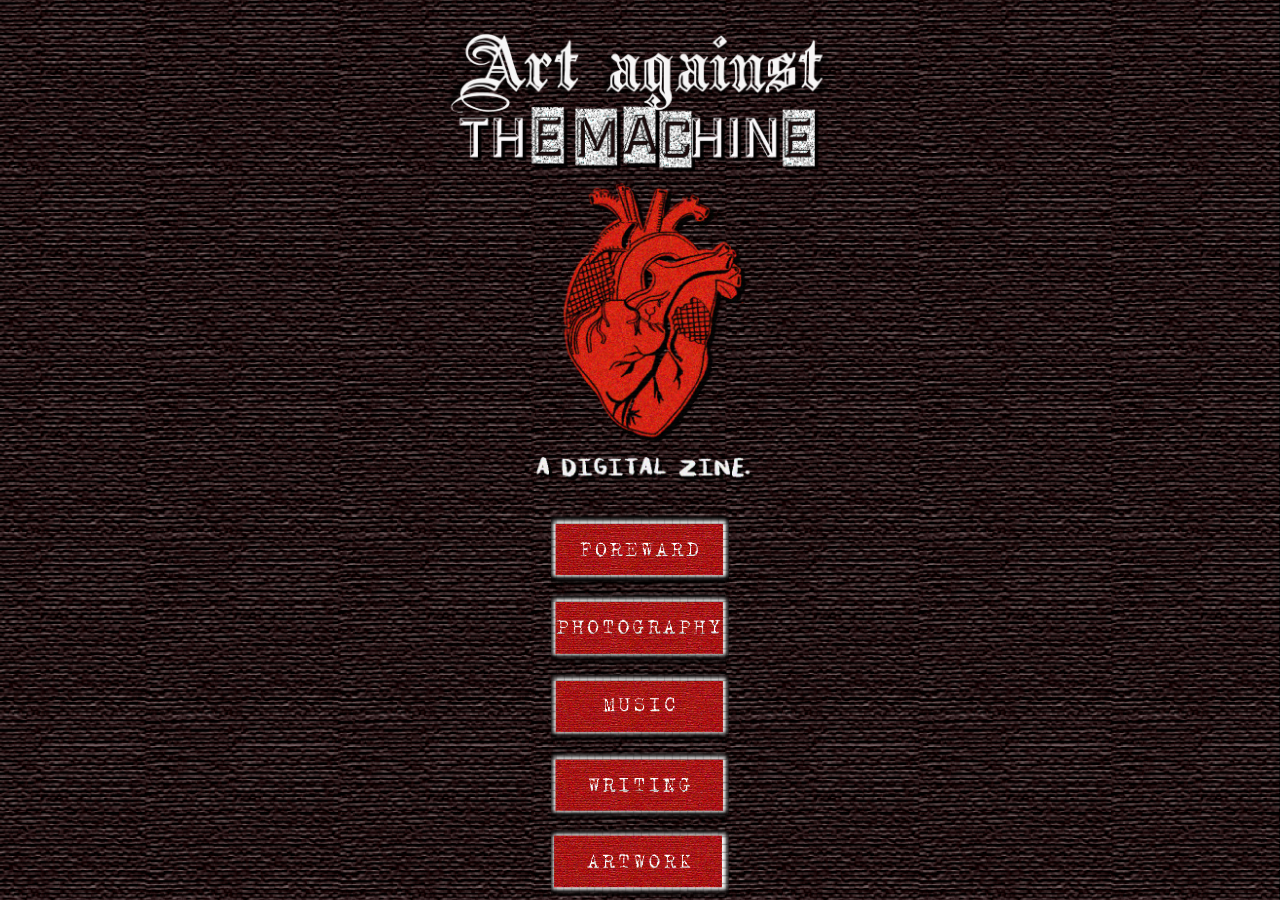
<file: index.html>
<!DOCTYPE html>
<html lang="en">
<head>
	<!-- Metadata -->
	<meta charset="utf-8">
	<meta name="viewport" content="width=device-width, initial-scale=1.0">
	<title>ART AGAINST THE MACHINE</title>
	<link rel="stylesheet" href="css/style.css?v=3">
</head>

<body class="title_page">
	<!-- Main scaling area -->
	<div class="page_container">

		<!-- Logo section -->
		<div class="logo_container">
			<img src="images/AATMHTML3.png" alt="ART AGAINST THE MACHINE Logo" class="AATM_logo">
		</div>

		<!-- Navigation menu -->
		<nav class="nav_menu">
			<!-- Foreword button -->
			<a href="foreword.html" class="nav_btn">
				<img src="images/P1BUTTON_FORWARD.png" alt="Foreword">
			</a>

			<!-- Photography button -->
			<a href="photography.html" class="nav_btn">
				<img src="images/P1BUTTONPHOTOGRAPHY.png" alt="Photography">
			</a>

			<!-- Music button -->
			<a href="music.html" class="nav_btn">
				<img src="images/P1BUTTON-MUSIC.png" alt="Music">
			</a>

			<!-- Writing button -->
			<a href="writing.html" class="nav_btn">
				<img src="images/P1BUTTON-WRITING.png" alt="Writing">
			</a>

			<!-- Art button -->
			<a href="art.html" class="nav_btn">
				<img src="images/P1BUTTON-ART.png" alt="Art">
			</a>
		</nav>

	</div>
</body>
</html>
</file>
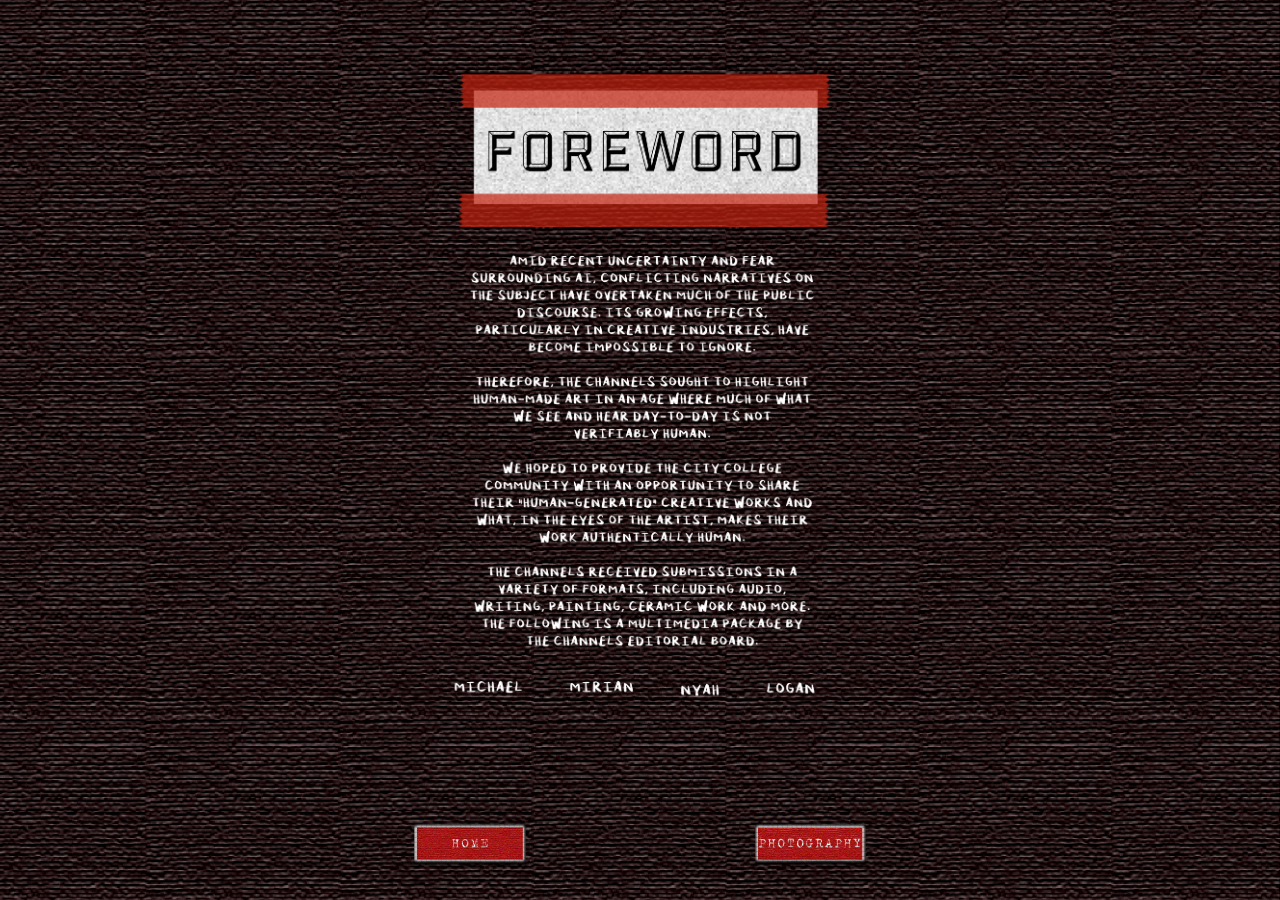
<file: foreword.html>
<!DOCTYPE html>
<html lang="en">
<head>
    <meta charset="UTF-8">
    <meta name="viewport" content="width=device-width, initial-scale=1.0">
    <title>Foreword — ART AGAINST THE MACHINE</title>
    <link rel="stylesheet" href="css/foreword_style.css?">
</head>
<body class="foreword_page">

    <!--1500 X 1000 -->
    <div class="page_container">
        
        <!-- Text and graphic 75% of page -->
        <div class="foreword_content">
            <img src="images/P2FOREWARD.png" alt="Foreword Text" class="foreword_img">
        </div>

        <!-- navigation -->
        <nav class="corner_nav">
            <a href="index.html" class="nav_btn btn_left" aria-label="Go to Index page">
                <img src="images/home_button.png" alt="Index">
            </a>
            <a href="photography.html" class="nav_btn btn_right" aria-label="Go to Photography page">
                <img src="images/P1BUTTONPHOTOGRAPHY.png" alt="Photography">
            </a>
        </nav>

    </div>

</body>
</html>
</file>
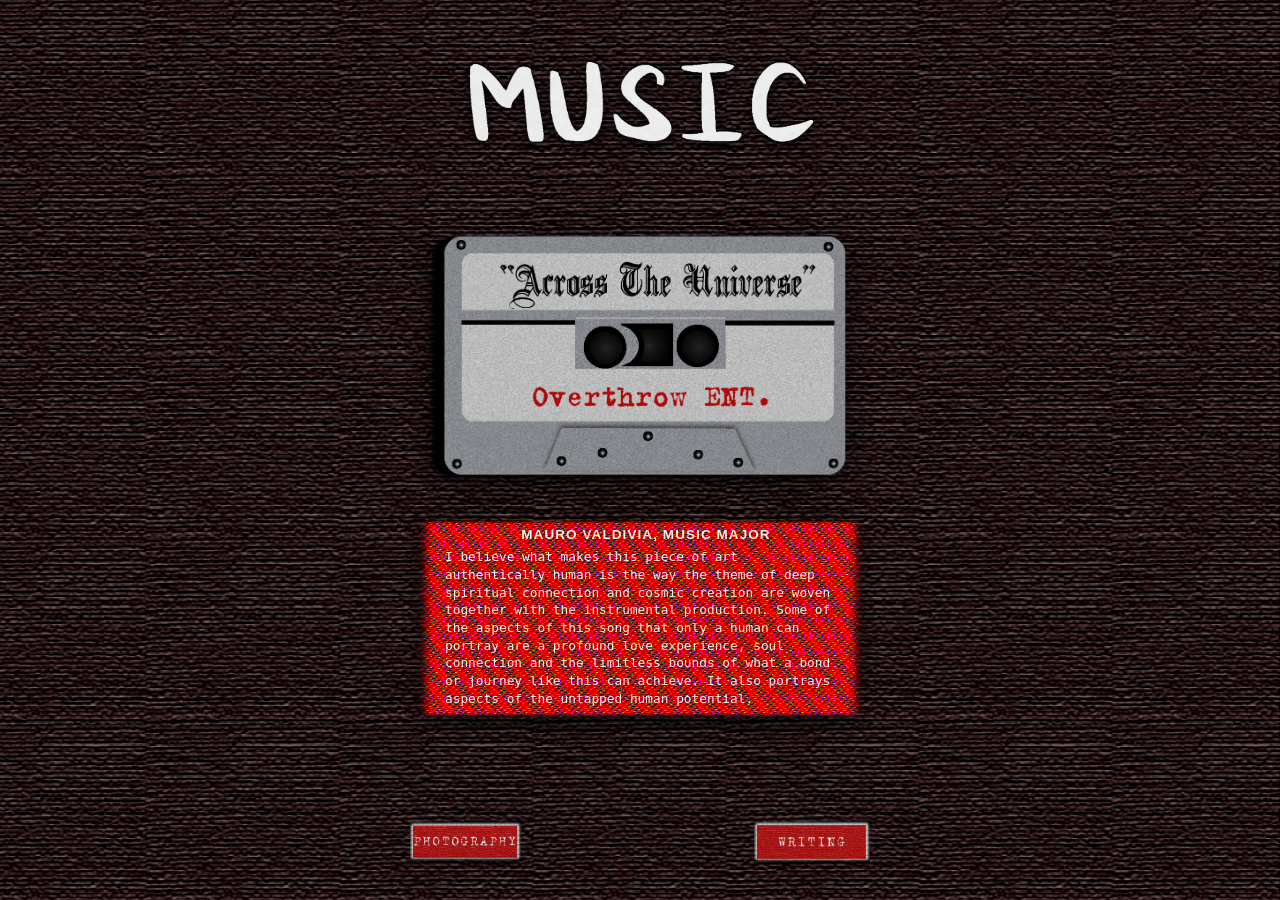
<file: music.html>
<!DOCTYPE html>
<html lang="en">
<head>
    <meta charset="UTF-8">
    <meta name="viewport" content="width=device-width, initial-scale=1.0">
    <title>Music — ART AGAINST THE MACHINE</title>
    <link rel="stylesheet" href="css/music_style.css">
</head>
<body class="music_page">

    <!-- 2:3 Main Artboard Frame -->
    <div class="page_container">

        <!-- =================================================================
             1. TOP "MUSIC" TITLE PNG HEADER
             ================================================================= -->
        <header class="music_header">
            <img src="images/music_title.png" alt="MUSIC" class="music_title_img">
        </header>

        <!-- =================================================================
             2. TRACK LIST AREA (Your PNG is the entire full-width button)
             ================================================================= -->
        <main class="music_feed">

            <!-- Track 1: Whole Button PNG Opens YouTube Link -->
            <a href="https://open.spotify.com/album/5q8dbnQLIz8F9cDfQxb7F6?si=jrkogZq_ScGhJVWoxB8D6A&nd=1&dlsi=ad4c0e278f6e4411"
               target="_blank"
               rel="noopener noreferrer"
               class="track_btn"
               aria-label="Play Track on YouTube">
                <img src="images/music_button.png" alt="Play Track" class="track_btn_img">
            </a>

            <!-- TEMPLATE FOR MORE TRACK BUTTONS (Copy & paste below to add more) -->
            <!--
            <a href="https://www.youtube.com/watch?v=VIDEO_ID"
               target="_blank"
               rel="noopener noreferrer"
               class="track_btn"
               aria-label="Play Track 2 on YouTube">
                <img src="images/play_button_2.png" alt="Play Track 2" class="track_btn_img">
            </a>
            -->
 <section class="red_blurb_box">
                <img src="images/redblurbframe.png" alt="" class="blurb_bg_png">
                <div class="blurb_content">
                    <h2 class="blurb_heading">MAURO VALDIVIA, Music Major</h2>
                    <div class="blurb_text">
                        <p>I believe what makes this piece of art authentically human is the way the theme of deep spiritual connection and cosmic creation are woven together with the instrumental production. Some of the aspects of this song that only a human can portray are a profound love experience, soul connection and the limitless bounds of what a bond or journey like this can achieve. It also portrays aspects of the untapped human potential.</p>
                    </div>
                </div>
            </section>
            
        </main>

        <!-- =================================================================
             3. BOTTOM CORNER NAVIGATION BUTTONS (PHOTOGRAPHY & WRITING)
             ================================================================= -->
        <nav class="corner_nav">
            <a href="photography.html" class="nav_btn btn_left" aria-label="Go to Photography page">
                <img src="images/P1BUTTONPHOTOGRAPHY.png" alt="Photography">
            </a>

            <a href="writing.html" class="nav_btn btn_right" aria-label="Go to Writing page">
                <img src="images/P1BUTTON-WRITING.png" alt="Writing">
            </a>
        </nav>

    </div>

</body>
</html>
</file>
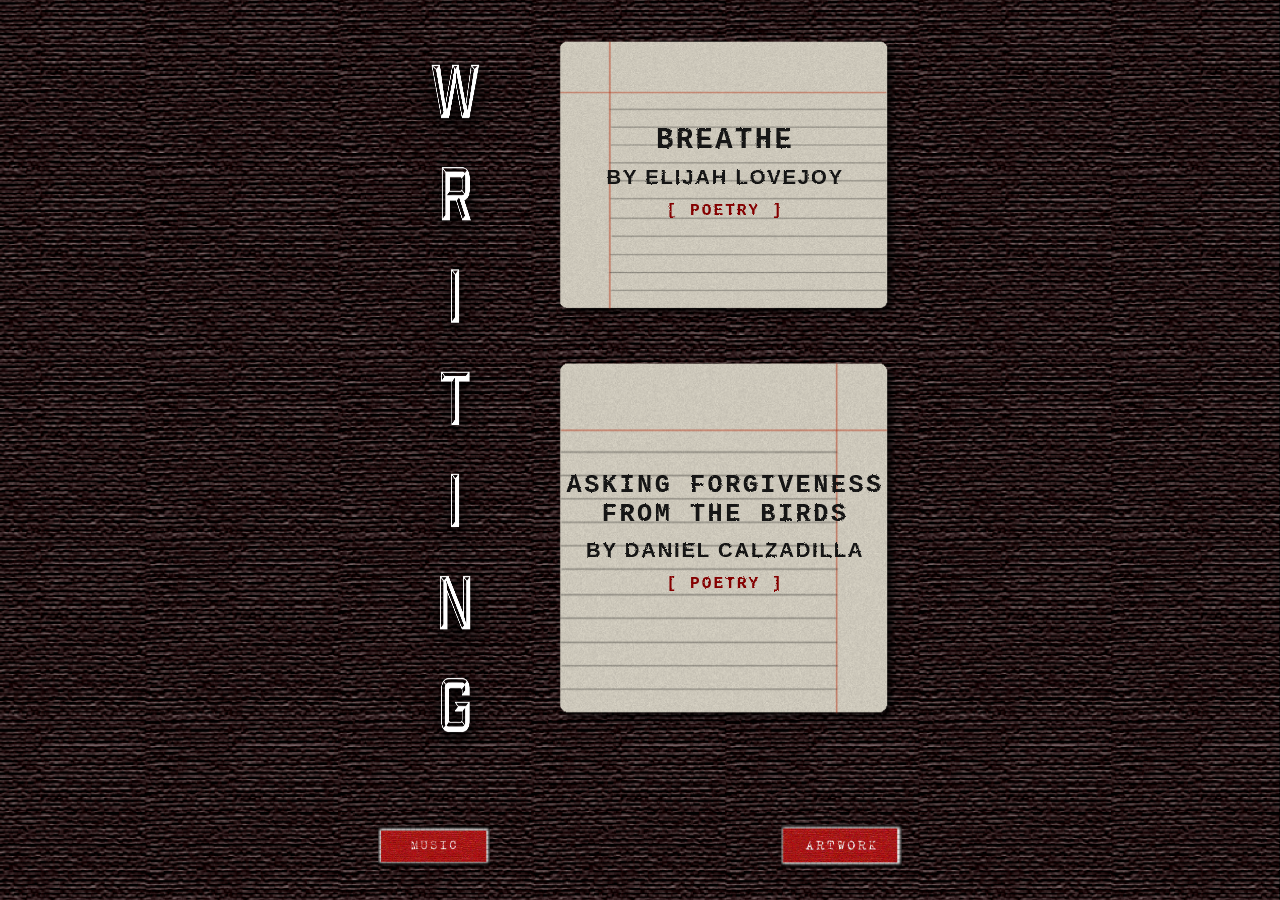
<file: writing.html>
<!DOCTYPE html>
<html lang="en">
<head>
    <meta charset="UTF-8">
    <meta name="viewport" content="width=device-width, initial-scale=1.0">
    <title>Writing — ART AGAINST THE MACHINE</title>
    <link rel="stylesheet" href="css/writing_style.css">
</head>
<body class="writing_page">

    <!-- Hidden SVG Filter for Distressed Zine Ink Texture -->
    <svg width="0" height="0" style="position: absolute; pointer-events: none;" aria-hidden="true">
        <filter id="zine_ink_texture">
            <feturbulence type="fractalNoise" baseFrequency="0.65" numOctaves="3" result="noise" />
            <fedisplacementmap in="SourceGraphic" in2="noise" scale="2.2" xChannelSelector="R" yChannelSelector="G" />
        </filter>
    </svg>

    <!-- 2:3 Main Artboard Frame -->
    <div class="page_container">
        
        <!-- Upper Main Area: Left Vertical Title + Scrollable Story Boxes -->
        <main class="writing_main">
            
            <!-- Left Side: Vertical "WRITING" PNG -->
            <div class="vertical_title_col">
                <img src="images/Writing_verticle.png" alt="WRITING" class="vertical_writing_img">
            </div>

            <!-- Right Side: Scrollable Story Rectangle PNGs (Shows 2 on screen, alternates automatically) -->
            <div class="stories_col">
                
                <!-- Story 1 (Odd -> Automatically uses storyframe1.png) -->
                <button type="button" class="story_card" onclick="openStory('story1')" aria-label="Read Breathe">
                    <img src="images/storyframe1.png" alt="" class="frame_odd">
                    <img src="images/storyframe2.png" alt="" class="frame_even">
                    <div class="story_info">
                        <span class="story_title">Breathe</span>
                        <span class="story_author">BY ELIJAH LOVEJOY</span>
                        <span class="story_genre">[ POETRY ]</span>
                    </div>
                </button>

                <!-- Story 2 (Even -> Automatically uses storyframe2.png) -->
                <button type="button" class="story_card" onclick="openStory('story2')" aria-label="Read Asking forgiveness from the birds">
                    <img src="images/storyframe1.png" alt="" class="frame_odd">
                    <img src="images/storyframe2.png" alt="" class="frame_even">
                    <div class="story_info">
                        <span class="story_title">Asking forgiveness from the birds</span>
                        <span class="story_author">BY DANIEL CALZADILLA</span>
                        <span class="story_genre">[ POETRY ]</span>
                    </div>
                </button>
				
                <button type="button" class="story_card" onclick="openStory('story3')" aria-label="Read Story Three">
                    <img src="images/storyframe1.png" alt="" class="frame_odd">
                    <img src="images/storyframe2.png" alt="" class="frame_even">
                    <div class="story_info">
                        <span class="story_title">I am a Weird Girl</span>
                        <span class="story_author">BY Moe Frank</span>
                        <span class="story_genre">[ SHORT STORY ]</span>
                    </div>
                </button>
				
                <button type="button" class="story_card" onclick="openStory('story4')" aria-label="Read Story Four">
                    <img src="images/storyframe1.png" alt="" class="frame_odd">
                    <img src="images/storyframe2.png" alt="" class="frame_even">
                    <div class="story_info">
                        <span class="story_title">ALL YOU GOOD PEOPLE</span>
                        <span class="story_author">By Juno Farshchi</span>
                        <span class="story_genre">[ POETRY ]</span>
                    </div>
                </button>
              
                <button type="button" class="story_card" onclick="openStory('story5')" aria-label="Read Story Three">
                    <img src="images/storyframe1.png" alt="" class="frame_odd">
                    <img src="images/storyframe2.png" alt="" class="frame_even">
                    <div class="story_info">
                        <span class="story_title">The Ashes of Victory</span>
                        <span class="story_author">BY Thomas Ballew</span>
                        <span class="story_genre">[ Poetry ]</span>
                    </div>
                </button>
				
			<a href="https://www.thechannels.org/wp-content/uploads/2026/11/RescueFairiesAATM-1.pdf" target="_blank" rel="noopener noreferrer" class="story_card" aria-label="Read Rescue Fairies">
    <img src="images/storyframe1.png" alt="" class="frame_odd">
    <img src="images/storyframe2.png" alt="" class="frame_even">
    <div class="story_info">
        <span class="story_title">Rescue Fairies</span>
        <span class="story_author">By Christina M Pages</span>
        <span class="story_genre">[ ILLUSTRATED STORY ]</span>
    </div>
</a>
                   <!-- TEMPLATE FOR STORY 3+ (Copy & paste this block to add more stories)
                <button type="button" class="story_card" onclick="openStory('story3')" aria-label="Read Story Three">
                    <img src="images/storyframe1.png" alt="" class="frame_odd">
                    <img src="images/storyframe2.png" alt="" class="frame_even">
                    <div class="story_info">
                        <span class="story_title">Story Title Three</span>
                        <span class="story_author">BY AUTHOR NAME</span>
                        <span class="story_genre">[ GENRE ]</span>
                    </div>
                </button>
                -->

            </div>

        </main>

        <!-- Bottom Corner Navigation Controls -->
        <nav class="corner_nav">
            <!-- Left Corner: Red Arrow Music Button -->
            <a href="music.html" class="nav_btn btn_left" aria-label="Go to Music page">
                <img src="images/P1BUTTON-MUSIC.png" alt="Music">
            </a>

            <!-- Right Corner: Red Arrow Art Button -->
            <a href="art.html" class="nav_btn btn_right" aria-label="Go to Art page">
                <img src="images/P1BUTTON-ART.png" alt="Art">
            </a>
        </nav>

        <!-- =================================================================
             EXPANDABLE STORY READER OVERLAY (Opens when a rectangle is clicked)
             ================================================================= -->
        <div id="story_modal" class="story_modal" aria-hidden="true">
            <img src="images/storyframe1.png" alt="" class="modal_bg_png">

            <div class="modal_header">
                <button type="button" class="close_btn" onclick="closeStory()" aria-label="Close Story">
                    <img src="images/close_btn.png" alt="Close">
                </button>
            </div>

            <div class="modal_body">

                <!-- Story 1 Full Text (Poem) -->
                <article id="story1" class="full_story">
                    <h2>Breathe, a poem for the overwhelmed</h2>
                    <p class="author">By Elijah Lovejoy, student</p>
                    <p>Just one breath
Make it count
Just a little longer

One more breath
Just enough
To swim a little higher

Just ahead
Another breath
Another gasp of life

Don’t look down
Ignore the dark
That follows close behind

Another breath
Just one more
I can see the light ahead

Just one breath
One more gasp
to prove I’m not drowned yet

The surface calls
So close at hand
I can almost reach it

The water drags
Pulling me down
If I stop even a minute

So one more breath
One more stroke
Just keep moving forward

Just one breath
Just the one
Just keep moving upward.</p>
<p class="author"><em>This was written to encompass the dichotomy between strife and resilience, pain and hope. only a being fully capable of emotion and reason can really hold onto those concepts in full.</em></p>
                </article>

                <!-- Story 2 Full Text (Poem) -->
                <article id="story2" class="full_story poem">
                    <h2>Asking forgiveness from the birds</h2>
                    <p class="author">By Daniel Calzadilla, Psychology Major</p>
					<div class="birdphoto">
						<img src="images/IMG_3317 - Alejandro Calzadilla.jpeg">
					</div >
                    <p>I’m sorry,

          I’m sorry,

            I'm sorry

			
                         
		         I'm sorry

<em>They’re just birds.</em>

Yet,

I feel inclined to apologize to them

	the cage
	the tag on your left foot
	the wings they clipped
	the loss of your sister
	the loss of your song

So when she claimed that you spoke to her and told her you don’t like me;
I believed it was true.

From one caged bird to another,

I am sorry.</p>
<p class="author">I like birds. From Huginn and Muninn to my own Patín and Patón. I wrote this poem months after we lost Patín. She was egg bound and passed away shortly after. Her brother would call out and search for her outside of the cage. Afterwards, we got Blueberry so they could give each other company when I’m not home. </p>
<p class="author">I don’t think AI has the capacity for emotions nor a reflective first person experience. I wrote it during a period of grief. </p>
                </article>

       <article id="story3" class="full_story">
                    <h2>I am a Weird Girl</h2>
                    <p class="author">By Moe Frank, 21, Anthropology and Deaf Studies Major</p>
		   <p>I am a weird girl. Sometimes I don’t feel like a girl at all. Yelena says I must be an alien, or some wild thing–Yelena is my classmate, brown frizzy hair and stripey blue and white pigtail holders.
			   
Yelena says I look sooo pretty and then laughs, a funny cackling laugh like a wild African dog. I
read about them in a book from the public library and decided I loved them, that they were my
new favorite animal. When I told Yelena that she made a face that was about 70% frown and
30% something I couldn’t name, and told me see, this is why no one in our grade likes you.</p>
		   
<p>When she says things like that my heart twists in my chest and I feel bad, bad, bad. I like
groupings of three; they make me fizzy and green. I like reading, too. Judy Blume and Molly
Moon and Madeline L’Engle. I was so proud that I learned how to pronounce L’Engle. I
practiced over and over and over on the floor of my room until it rolled off my tongue like
dewdrops on a leaf, and I couldn’t help myself from smiling with all my teeth, the smile that
makes Granny say I look crazy.</p>
		   
<p>I walked into class today and there was a new girl sitting in the very back corner. She had tall
stompy boots on, black with electric blue eyelets, and her hair was chin-length and dark with one
stripey red streak. I think I stared too long, because her big brown eyes turned narrow and
crinkled when she looked at me. Her mouth turned down and creased at the corners. I looked
away fast.</p>
		   
<p>The teacher told her to introduce herself. I guess she didn’t want to, because she stomped on up
to the front of the classroom and sighed once, loud and annoyed, before she spoke.</p>
		   
<p>“My name’s Andy,” she said, and her eyes rolled, rolled, rolled like two beer-bottle marbles. “I
moved here from Pasadena.” And that was all.</p>
		   
<p>My eyes darted to her, again and again and again, as algebra dragged on. After class I gathered
my bravery and walked on up to her desk.</p>
		   
<p>“I’m sorry for staring,” I said. I made my voice quiet and a little blurry, because it was better
than the alternative - loud and annoying. “I wanted to tell you that your hair looks like a
red-winged blackbird. I like it.”</p>
		   
<p>Andy frowned, but it wasn’t a frown like Yelena’s. I couldn’t tell if that was a good thing or not,
but her eyebrows weren’t as wrinkled, and the creases at the corners of her eyes were gone this
time. She said, “Thanks.”</p>
		   
<p>I nodded once, and then couldn’t stop myself from nodding two more times. She studied me for a
moment, and I was sure she hated me, that I’d messed it up like I did everything. But then she
opened her mouth and said:</p>
		   
<p>“Come sledding with me.”</p>
		   
<p>It was chilly outside and the snow swam down in wet scraps. There was barely enough of it for
your feet to crunch on. I said yes anyways.</p>
		   
<p>We perched atop Sugarloaf Hill, and my heart pounded and pounded and pounded. The grass was
frosty and felt slick like soap bubbles under my boot. We hadn’t pushed off yet, and so my dumb
old mouth thought it an appropriate time to ask: “Do you think I’m weird?”</p>
		   
<p>The wind made her voice faint, but I still heard her when she said, “Weird? Yeah. Like me,
you’re weird. But that makes us cool. Better than them.”</p>
		   
<p>My mouth worked against my bottom lip for a moment. And then I said, “Your favorite word.
Um. What is it? Mine is poignant.” I said it carefully, and hoped against hope she’d be careful in
turn. I had given her my heart and it was wet and fragile in her hands.</p>
		   
<p>She turned around to face me, like it was important that I see her. She smiled and I saw nearly all
her teeth. Her left canine was sunshine yellow. “Conflagration,” she said, and pushed us off. The
fall came slowly, and then all at once. My breath caught in my chest.</p>
		   
<p>The cold air bit at my face, but it was a love bite, and her hair flapped in the wind, the red streak
like a victory banner. We flew, we flew, we flew down the hill, two wild birds.</p>
<p class="author">My piece draws from my own experience of growing up neurodivergent and being wholly "othered" by my peers, to the point of feeling like an alien. It's funny to label a story about feeling inhuman as "authentically human", but I find that it captures an experience that a lot of people can relate to. The central connection of the story is that of the protagonist, someone constantly reaching and failing to reach the social standard others have set, and Andy, her visibly-nonconformist new classmate. From the moment they meet, something clicks. As humans, and particularly the weird girls (or former girls) amongst us, a yearning for connection runs bone-deep. I think we all want what the two characters in my story want: someone waltzes into your life, grips your embarrassingly sweaty hand in theirs, and tells you, "Yes. I am here. I am just as strange as you." </p>
				</article>
		   
<article id="story4" class="full_story">
                    <h2>All You Good People</h2>
                    <p class="author">Juno Farshchi, 20, Psychology Major</p>
	<p>All You Good People</p>
	
	<p>when jack died i didn’t tell anyone.
not my mother, or my father,
not even my boyfriend
they didn’t need to know that jack was dead,
because jack wasn’t dead.
there was no shot, no rhyme or reason why jack would be dead.
he was just dead.</p>
	
<p>a girl who i used to be a girl with,
who wasn’t quite a person any longer,
but a poltergeist on my bedpost,
named tallyn,
like the hand of a killing bird.
like the shoulder of a lock bolt,
told me over the phone
that jack was dead.
and i said oh no,
and okay
and unpaused my episode of Girls
and didn’t tell anybody.</p>
	
<p>his mom strung up christmas lights, took over his instagram account.
she’d post the bulbs flickering, dying in and out
she’d say he’s here! <em>my son! my son is home</em>
she’d send messages from his phone, just to light up the hearts of his grieving contact list.
she’d post pictures of jesus,
of saints, of sinners,
and say <em>my baby! there’s my baby!</em></p>
	
<p>for her peace
he became the kind of person
who is not even a person anymore.
he was the holy triplet,
he was too, the traitor.</p>
	
<p>but never did jack, as she hoped he would, come home and hold her tight and say
<em>I forgive you, Mama</em>
never could jack live again, as she pictured him being
when she fell asleep
alone and drunk
with his phone on her charger</p>
	
<p>jack was dead in the bedroom for some hours before anyone noticed, a towel stuffed under the 
door and the windows bared wide open.</p>
	
<p>they held a funeral at a church, but didn’t invite anybody. so tallyn and the others lit up in her
bedroom.</p>
	
<p>this is what he would’ve wanted.
he would’ve wanted to hear this.
he would’ve wanted to hear from me again,
i think.</p>
	
<p>in the church, his mom was inconsolable. an idiot
who wasn’t really an idiot at all,
weeping about god,
in front of good people.
good people who
ignored jack,
in his time of need,
who killed him, really,
who called jack a f-----.</p>
	
<p>these are the people,
i kept thinking,
these are the good people who called jack a f-----.
who’d come for tea
with his mom
while he tried oxy
in a grown man’s bedroom.</p>
	
<p>these are the shiny people who said these things.
these are the shiny people pretending to mourn.
all of these shiny people,
waiting for someone to come back from the dead.</p>
	
<p>these are the shiny people who never really met jack
the way i met jack.</p>
	
<p>i used to hide with jack in bathrooms, in ditches, in the spaces between bedrooms where people
filmed videos of other people</p>
	
<p>i used to know jack
the way jack was</p>
	
<p>in that house
in my house
in our school
where we were children</p>
	
<p>i knew jack</p>
	
<p>his mom says he’ll come back as a light.</p>
	
<p>but i knew jack</p>
	
<p>jack isn’t a light
jack isn’t shiny</p>
	
<p>you’re shiny,</p>
	
<p>you live in rooms without people.
rooms where people aren’t really people
you live in spaces between curtains,
pretending to be curtains.
pretending to be people.</p>
	
<p>you’re shiny,</p>
	
<p>and jack is dead</p>
	<p class="author">Death is something an AI could not, no matter how it tries, replicate. A computer can simulate panic, and anguish, and horror. A computer can simulate anything, and this truth does not make its insincerity any less real. When you think about psychopaths, these people who seem to be in-between people, you recognize that they are replicating the normal-ness they've seen around them in service of their image. I think that AI is no different. A supplement of a supplement, servicing their charisma with conformity. My poem explores the fact that my relationship with its subject is unique, and in-replicable and uses the 'churchgoers' who grieved him as a metaphor for the supplicated grief I talk about above. </p>
				</article>
				
				 <article id="story5" class="full_story">
                    <h2>The Ashes of Victory</h2>
                    <p class="author">By Thomas Ballew, 24, Engineering Major</p>
				<p>Upon the willows did the ashes fall
					And cling with great solemnity.
					A melody they sung for all
					to laud their great fidelity.
					
					The sunrise beamed upon
					These simple faces of the dawned.
					Like cooling flames the warmly melted
					Down their golden eyes this smelted.
					
					Here the victory's aflame
					Around these gilded hearts of valor,
					Which engraved their epic name
					Upon the angels herein gathered.
					
					This resounding triumph in the wake
					Of every sorrow cruely known,
					Of every bond they had to break,
					Oh so surreally ever shown.
					
					Despite the challenge to belive,
					Despite the lenthy bitter battles,
					Every crouching sense of grief,
					It all was done. It all was settled.
					
					There he was, the rising sun,
					With kingly dignity and love,
					To greet the tears of these who won
					And lead them through the gates above.
					 </p>
</article>
    <!-- JavaScript to Expand & Close Stories -->
    <script>
        function openStory(storyId) {
            const allStories = document.querySelectorAll('.full_story');
            allStories.forEach(story => story.style.display = 'none');

            const targetStory = document.getElementById(storyId);
            if (targetStory) {
                targetStory.style.display = 'block';
            }

            const modal = document.getElementById('story_modal');
            modal.classList.add('active');
            modal.setAttribute('aria-hidden', 'false');

            const modalBody = document.querySelector('.modal_body');
            if (modalBody) modalBody.scrollTop = 0;
        }

        function closeStory() {
            const modal = document.getElementById('story_modal');
            modal.classList.remove('active');
            modal.setAttribute('aria-hidden', 'true');
        }

        document.addEventListener('keydown', function(event) {
            if (event.key === 'Escape') {
                closeStory();
            }
        });
    </script>
			</div>
		</div>
	</div>
</body>
</html>
</file>
<file: css/style.css>
/* Index Style Sheet */
* {
    box-sizing: border-box;
    margin: 0;
    padding: 0;
}

html, body {
    width: 100%;
    height: 100%;
    overflow: hidden;
}

body {
    background-color: #121212;
    background-image: url("../images/AATMHTMLBG.jpg");
    background-size: cover;
    background-position: center;
    background-attachment: fixed;
    background-repeat: no-repeat;
    display: flex;
    justify-content: center;
    align-items: center;
    min-height: 100vh;
}

a {
    text-decoration: none;
    border: none;
    outline: none;
}

img {
    display: block;
    border: none;
    image-rendering: auto;
}

.page_container {
    aspect-ratio: 1000 / 1500;
    height: 98vh;
    height: 98dvh;
    max-height: 100%;
    max-width: 96vw;
    display: flex;
    flex-direction: column;
    justify-content: space-between;
    align-items: center;
    padding: 2vh 3%;
    margin: 0 auto;
}

.logo_container {
    display: flex;
    justify-content: center;
    align-items: center;
    width: 100%;
    height: 55%;
    max-height: 55%;
    margin-bottom:2.0vh;
}

.AATM_logo {
    width: auto;
    height: 100%;
    max-width: 85%;
    max-height: 100%;
    object-fit: contain;
    gap: 2.0vh;
}

.nav_menu {
    width: 100%;
    height: 42%;
    max-height: 42%;
    display: flex;
    flex-direction: column;
    justify-content: center;
    align-items: center;
    gap: 2.0vh;
    margin-top:2.0vh;
}

.nav_btn {
    display: flex;
    justify-content: center;
    align-items: center;
    width: 100%;
    max-height: 17%;
}

.nav_btn img {
    width: 35%;
    height: auto;
    max-width: 320px;
}

.nav_btn:hover img {
    transform: scale(1.05) translateY(-2px);
    filter: drop-shadow(0px 4px 12px rgba(0, 0, 0, 0.35));
    cursor: pointer;
}

.nav_btn:active img {
    transform: scale(0.97) translateY(0px);
}
</file>
<file: css/foreword_style.css>
/* ==========================================================================
   AATM ZINE — FOREWORD PAGE STYLESHEET (2:3 ARTBOARD ENGINE)
   ========================================================================== */

/* --------------------------------------------------------------------------
   1. GLOBAL RESET & VIEWPORT FRAME
   -------------------------------------------------------------------------- */
* {
    box-sizing: border-box;
    margin: 0;
    padding: 0;
}

html, body {
    width: 100%;
    height: 100%;
    overflow: hidden; /* Prevents scrollbars on laptop displays */
}

body {
    background-color: #121212;
    background-image: url('../images/AATMHTMLBG.jpg');
    background-size: cover;
    background-position: center;
    background-repeat: no-repeat;
    background-attachment: fixed;

    /* Center 2:3 frame in viewport */
    display: flex;
    justify-content: center;
    align-items: center;

    min-height: 100vh;
    min-height: 100dvh;
}

/* Link reset */
a {
    text-decoration: none !important;
    border: none !important;
    outline: none !important;
}

img {
    display: block;
    border: none;
    image-rendering: -webkit-optimize-contrast;
    image-rendering: crisp-edges;
}

/* --------------------------------------------------------------------------
   2. ARTBOARD CANVAS (2:3 Aspect Ratio Frame)
   -------------------------------------------------------------------------- */
.page_container {
    aspect-ratio: 1000 / 1500;
    height: 96vh;
    height: 96dvh;
   max-width:98vw;
   justify-content:center;
   gap:1.5vh;
   display:flex;
   flex-direction:column;
   align-items:center;
   margin: 0 auto;
   position: relative;
   object-fit:contain;
   padding: 1.4vh 3.5% 1.8vh 3.5%;
}

/* --------------------------------------------------------------------------
   3. MAIN FOREWORD GRAPHIC (75% CONTAINER HEIGHT)
   -------------------------------------------------------------------------- */
.foreword_content {
    display: flex;
    justify-content: center;
    align-items: center;
   width:90%;
   height:90%;
   object-fit:contain;
   margin-bottom:0.0vh;
}

.foreword_img {
   height:94vh;
   height:94dvh;
   width:96vw;
    max-width: auto;
    max-height: 100%;
    width: auto;
    height: auto;
    object-fit: contain;
   margin-bottom:0.0vh;
}

/* --------------------------------------------------------------------------
   4. BOTTOM CORNER BUTTON NAVIGATION (25% CONTAINER HEIGHT)
   -------------------------------------------------------------------------- */
.corner_nav {
    width: 100%;
    height: 8.5%;
    display: flex;
    justify-content: space-between;
    align-items: flex-end;
    flex-shrink: 0;
    position: relative;
    z-index: 20;
}

.nav_btn {
    display: flex;
    align-items: center;
    justify-content: center;
    transition: transform 0.25s cubic-bezier(0.2, 0.8, 0.2, 1),
                filter 0.25s ease;
}

.nav_btn img {
    height: 45px;
    max-height: 5.8vh;
    width: auto;
    object-fit: contain;
}

.nav_btn:hover {
    transform: scale(1.02) translateY(-2px);
    filter: drop-shadow(0px 4px 12px rgba(0, 0, 0, 0.65));
    cursor: pointer;
}

.nav_btn:active {
    transform: scale(0.96);
}


/* --------------------------------------------------------------------------
   5. HOVER & CLICK ANIMATIONS
   -------------------------------------------------------------------------- */
.nav_btn:hover img {
    transform: scale(1.08) translateY(-2px);
    filter:drop-shadow(0px 4px 12px rgba(0, 0, 0, 0.35));
    cursor: pointer;
}

.nav_btn:active img {
    transform: scale(0.96) translateY(0px);
}
.corner_nav {
    padding: 0 3.5%;
}
</file>
<file: css/music_style.css>
/* ==========================================================================
   AATM ZINE — MUSIC PAGE STYLESHEET (FULL-WIDTH TRACK BUTTON PNG)
   ========================================================================== */

/* --------------------------------------------------------------------------
   1. GLOBAL RESET & VIEWPORT FRAME
   -------------------------------------------------------------------------- */
* {
    box-sizing: border-box;
    margin: 0;
    padding: 0;
}

html, body {
    width: 100%;
    height: 100%;
    overflow: hidden;
}

body {
    background-color: #121212;
    background-image: url('../images/AATMHTMLBG.jpg');
    background-size: cover;
    background-position: center;
    background-repeat: no-repeat;
    background-attachment: fixed;

    display: flex;
    justify-content: center;
    align-items: center;

    min-height: 100vh;
    min-height: 100dvh;
    font-family: 'Courier New', Courier, monospace;
}

a {
    text-decoration: none !important;
    border: none !important;
    outline: none !important;
}

img {
    display: block;
    border: none;
    image-rendering: -webkit-optimize-contrast;
    image-rendering: crisp-edges;
}

/* --------------------------------------------------------------------------
   2. ARTBOARD CANVAS (2:3 Aspect Ratio Frame)
   -------------------------------------------------------------------------- */
.page_container {
    aspect-ratio: 1000 / 1500;
    height: 98vh;
    height: 98dvh;
    max-width: 100vw;
    
    display: flex;
    flex-direction: column;
    justify-content: space-between;
    
    padding: 3vh 5%;
    margin: 0 auto;
    position: relative;
    overflow: hidden;
}

/* --------------------------------------------------------------------------
   3. TOP "MUSIC" TITLE PNG HEADER
   -------------------------------------------------------------------------- */
.music_header {
    width: 100%;
    height: 16%;
    display: flex;
    justify-content: center;
    align-items: center;
    flex-shrink: 0;
    filter: drop-shadow(0px 4px 6px rgba(0, 0, 0, 0.95));
}

.music_title_img {
    width: auto;
    max-width: 82%;
    height: 100%;
    max-height: 100%;
    object-fit: contain;
}

/* --------------------------------------------------------------------------
   4. TRACK LIST AREA (FULL-WIDTH BUTTON PNG)
   -------------------------------------------------------------------------- */
.music_feed {
    width: 100%;
    height: 70%;
    min-height: 0;
    display: flex;
    flex-direction: column;
    justify-content: flex-start;
    align-items: center;
    gap: 3.5%;
    padding-top: 8%;
    overflow-y: auto;
    overflow-x: hidden;
}


/* Full-Width Track Button Wrapper */
.track_btn {
    width: 100%;
    flex-shrink: 0;
    display: flex;
    justify-content: center;
    align-items: center;
    cursor: pointer;
    transition: transform 0.25s cubic-bezier(0.2, 0.8, 0.2, 1),
                filter 0.25s ease;
}

.track_btn_img {
    width: 100%;
    height: auto;
    object-fit: contain;
    filter: drop-shadow(0px 6px 14px rgba(0, 0, 0, 0.75));
}

.track_btn:hover {
    transform: scale(1.01);
    filter:drop-shadow(0px 0px 14px rgba(0, 30, 30, 0.4));
}

.track_btn:active {
    transform: scale(0.985);
}
.red_blurb_box {
    width: 100%;
    height: auto;
    min-height: 115px;
    flex-shrink: 0;
    position: relative;
    display: flex;
    flex-direction: column;
    justify-content: center;
    filter: drop-shadow(0px 6px 14px rgba(0, 0, 0, 0.85));
}

.blurb_bg_png {
    position: absolute;
    inset: 0;
    width: 100%;
    height: 100%;
    object-fit: fill;
    z-index: 1;
    pointer-events: none;
}

.blurb_content {
    position: relative;
    z-index: 2;
    width: 100%;
    height: 100%;
    display: flex;
    flex-direction: column;
    justify-content: flex-start;
    padding: 3.2% 5%;
    overflow: hidden;
}

.blurb_heading {
    color: #f4f1ea;
    font-family: 'Arial Black', Impact, sans-serif;
    font-size: clamp(0.82rem, 1.5vh, 1.1rem);
    letter-spacing: 0.08em;
    text-transform: uppercase;
    line-height: 1.15;
    margin-bottom: 0.6vh;
    flex-shrink: 0;
	align-content: center;
	text-align-last: center;
	text-shadow: 2px 2px 12px rgba(0, 0, 0, 0.5);
	margin-left:6px;
	padding-left:6px;
}

.blurb_text {
    flex-grow: 1;
    overflow-y: auto;
    padding-right: 6px;
    color: #f4f1ea;
	font-family:"monospace";
	font-size: 0.8rem;
    line-height: 1.38;
    text-shadow: 2px 2px 12px rgba(0, 0, 0, 0.5);
	margin-left:6px;
	padding-left:6px;
}

.blurb_text p + p {
    margin-top: 0.5vh;
}
/* --------------------------------------------------------------------------
   5. BOTTOM CORNER NAVIGATION (PHOTOGRAPHY & WRITING)
   -------------------------------------------------------------------------- */
.corner_nav {
    width: 100%;
    height: 11%;
    display: flex;
    justify-content: space-between;
    align-items: flex-end;
    flex-shrink: 0;
    position: relative;
    z-index: 20;
}

.nav_btn {
    display: flex;
    align-items: center;
    justify-content: center;
    transition: transform 0.25s cubic-bezier(0.2, 0.8, 0.2, 1),
                filter 0.25s ease;
}

.nav_btn img {
    height: 45px;
    max-height: 5.8vh;
    width: auto;
    object-fit: contain;
}

	.nav_btn:hover{
    transform: scale(1.02) translateY(-2px);
    filter:drop-shadow(0px 4px 12px rgba(0, 0, 0, 0.35));
    cursor: pointer;
}

.nav_btn:active {
    transform: scale(0.96);
}
</file>
<file: css/writing_style.css>
/* ==========================================================================
   AATM ZINE — WRITING PAGE STYLESHEET (2-COLUMN EDITORIAL LAYOUT)
   ========================================================================== */

/* --------------------------------------------------------------------------
   1. GLOBAL RESET & VIEWPORT FRAME
   -------------------------------------------------------------------------- */
* {
    box-sizing: border-box;
    margin: 0;
    padding: 0;
}

html, body {
    width: 100%;
    height: 100%;
    overflow: hidden;
}

body {
    background-color: #121212;
    background-image: url('../images/AATMHTMLBG.jpg');
    background-size: cover;
    background-position: center;
    background-repeat: no-repeat;
    background-attachment: fixed;

    display: flex;
    justify-content: center;
    align-items: center;

    min-height: 100vh;
    font-family: 'Courier New', Courier, monospace;
}

a {
    text-decoration: none !important;
    border: none !important;
    outline: none !important;
}

img {
    display: block;
    border: none;
    image-rendering: -webkit-optimize-contrast;
    image-rendering: crisp-edges;
}

/* --------------------------------------------------------------------------
   2. ARTBOARD CANVAS (2:3 Aspect Ratio Frame)
   -------------------------------------------------------------------------- */
.page_container {
    aspect-ratio: 1000 / 1500;
    height: 98vh;
	height: 98dvh;
    max-width: 100vw;
    
    display: flex;
    flex-direction: column;
    justify-content: space-between;
    
    padding: 2.5vh 2.5%;
    margin: 0 auto;
    position: relative;
}

/* --------------------------------------------------------------------------
   3. TWO-COLUMN MAIN LAYOUT (VERTICAL WRITING + STORY RECTANGLES)
   -------------------------------------------------------------------------- */
.writing_main {
    width: 100%;
    height: 86%;
    display: flex;
    flex-direction: row;
    align-items: stretch;
    justify-content: space-between;
    gap: 2.5%;
    overflow: hidden;
}

/* Left Column: Slimmer Vertical "W R I T I N G" Graphic so Frames Get Wider */
.vertical_title_col {
    width: 30%;
    height: 100%;
    display: flex;
    justify-content: center;
    align-items: flex-start;
    padding-top: 2%;
    flex-shrink: 0;
    filter: drop-shadow(0px 4px 4px rgba(0, 0, 0, 1))
            drop-shadow(0px 8px 14px rgba(0, 0, 0, 0.95));
}

.vertical_writing_img {
    width: 100%;
    height: 100%;
    max-width: 100%;
    object-fit: fill;
}

/* Right Column: Wider Scrollable Feed (Fits 2 full stories on initial screen) */
.stories_col {
    width: 71.5%;
    flex-grow: 1;
    height: 100%;
    display: flex;
    flex-direction: column;
    justify-content: flex-start;
    align-items: center;
    gap: 3%;
    padding: 1% 0.5%;
    overflow-y: auto;
    overflow-x: hidden;
    scroll-behavior: smooth;
    scroll-snap-type: y proximity;

    /* Hide scrollbar while keeping scroll functional */
    scrollbar-width: none;
    -ms-overflow-style: none;
}

.stories_col::-webkit-scrollbar {
    display: none;
}

.story_card {
    background: transparent;
    border: none;
    padding: 0;
    width: 100%;
    flex-shrink: 0;
    scroll-snap-align: start;
    cursor: pointer;
    position: relative;
    display: flex;
    justify-content: center;
    align-items: center;
    transition: transform 0.25s cubic-bezier(0.2, 0.8, 0.2, 1),
                filter 0.25s ease;
}

/* Odd boxes (1, 3, 5...): 42% height */
.story_card:nth-child(odd) {
    height: 42%;
}

/* Even boxes (2, 4, 6...): 55% height to fit longer titles */
.story_card:nth-child(even) {
    height: 55%;
}

.story_card img {
    width: 100%;
    height: 100%;
    object-fit: fill;
    pointer-events: none;
}

/* Automatically alternate storyframe1.png (odd) and storyframe2.png (even) */
.story_card:nth-child(odd) .frame_odd {
    display: block;
}
.story_card:nth-child(odd) .frame_even {
    display: none;
}

.story_card:nth-child(even) .frame_odd {
    display: none;
}
.story_card:nth-child(even) .frame_even {
    display: block;
}

/* Text Overlay Inside Each Story Rectangle (Wider Horizontal Bounds) */
.story_info {
    position: absolute;
    inset: 10% 4% 16% 4%;
    display: flex;
    flex-direction: column;
    justify-content: center;
    align-items: center;
    text-align: center;
    font-family: 'Courier New', Courier, monospace;
    pointer-events: none;
    filter: url(#zine_ink_texture);
}

.story_card:nth-child(even) .story_info {
    inset: 8% 4% 15% 4%;
}

.story_title {
    color: #121212;
    font-size: clamp(1.35rem, 3.2vh, 2.2rem);
    font-weight: bold;
    letter-spacing: 2.5px;
    text-transform: uppercase;
    line-height: 1.15;
    margin-bottom: 1vh;
    width: 100%;
}

.story_card:nth-child(even) .story_title {
    font-size: clamp(1.2rem, 2.8vh, 1.95rem);
}

.story_author {
    color: #121212;
    font-size: clamp(1rem, 2.25vh, 1.5rem);
    font-weight: bold;
    letter-spacing: 1.8px;
    text-transform: uppercase;
    margin-bottom: 1.4vh;
    width: 100%;
    font-family: Impact, sans-serif;
}

.story_genre {
    color: #840406;
    font-size: clamp(0.85rem, 1.8vh, 1.2rem);
    font-weight: bold;
    letter-spacing: 2px;
    text-transform: uppercase;
}

.story_card:hover {
    transform: scale(1.02);
    filter: drop-shadow(0px 0px 10px rgba(0, 0, 0, 0.35));
}

.story_card:active {
    transform: scale(0.985);
}

/* --------------------------------------------------------------------------
   4. BOTTOM CORNER NAVIGATION (RED ARROW BUTTONS)
   -------------------------------------------------------------------------- */
.corner_nav {
    width: 100%;
    height: 10%;
    display: flex;
    justify-content: space-between;
    align-items: flex-end;
}

.nav_btn {
    display: flex;
    align-items: center;
}

.nav_btn img {
    height: 45px;
    max-height: 6vh;
    width: auto;
    object-fit: contain;
    transition: transform 0.25s cubic-bezier(0.2, 0.8, 0.2, 1),
                filter 0.25s ease;
}

.nav_btn:hover img {
    transform: scale(1.02) translateY(-2px);
    filter: drop-shadow(0px 4px 12px rgba(0, 0, 0, 0.35));
    cursor: pointer;
}

.nav_btn:active img {
    transform: scale(0.96);
}

/* --------------------------------------------------------------------------
   5. EXPANDED STORY READER OVERLAY (CUSTOM ILLUSTRATOR FRAME + CLOSE BTN)
   -------------------------------------------------------------------------- */
.story_modal {
    position: absolute;
    inset: 0;
    background-color: rgba(14, 14, 14, 0.94);
    border: none;
    z-index: 50;

    display: flex;
    flex-direction: column;
    padding: 8% 8% 7% 8%;

    opacity: 0;
    pointer-events: none;
    transform: scale(0.95);
    transition: opacity 0.25s ease, transform 0.25s cubic-bezier(0.2, 0.8, 0.2, 1);
}

.modal_bg_png {
    position: absolute;
    inset: 0;
    width: 100%;
    height: 100%;
    object-fit: fill;
    z-index: 1;
    pointer-events: none;
}

.story_modal.active {
    opacity: 1;
    pointer-events: auto;
    transform: scale(1);
}

.modal_header {
    position: relative;
    z-index: 10;
    width: 100%;
    display: flex;
    justify-content: flex-end;
    padding-bottom: 1vh;
    border-bottom: none;
    flex-shrink: 0;
}

/* Inline Photo Inside Story/Poem Reader */
.full_story .birdphoto {
    width: 100%;
    margin: 0.8rem 0 1.2rem 0;
}

.full_story .birdphoto img {
    width: 100%;
    max-height: 28vh;
    object-fit: contain;
    display: block;
}
.close_btn {
    background: none;
    border: none;
    padding: 0;
    cursor: pointer;
    transition: transform 0.2s ease, filter 0.2s ease;
}

.close_btn img {
    height: 36px;
    max-height: 4.8vh;
    width: auto;
    object-fit: contain;
    display: block;
}

.close_btn:hover {
    transform: scale(1.08) translateY(-2px);
    filter: drop-shadow(0px 4px 10px rgba(0, 0, 0, 0.45));
}

.close_btn:active {
    transform: scale(0.96);
}

.modal_body {
    position: relative;
    z-index: 2;
    flex-grow: 1;
    overflow-y: auto;
    padding: 1.2vh 4% 1vh 7%;
    color: #121212;

    /* Hide scrollbar while keeping scroll functional */
    scrollbar-width: none;
    -ms-overflow-style: none;
}

.modal_body::-webkit-scrollbar {
    display: none;
}

.full_story {
    display: none;
    color: #121212;
}

.full_story h2 {
    color: #121212;
    font-size: 1.25rem;
    text-transform: uppercase;
    letter-spacing: 1.5px;
	margin-bottom: 15px;
	margin-left:4rem;
}

.full_story .author {
    color: #840406;
    font-size: 0.85rem;
    font-style: italic;
	margin-bottom: 10px;
	margin-left:4rem;
}

.full_story p {
    color: #121212;
    font-size: 0.9rem;
	font-weight: bold;
    line-height: 40px;
    margin-bottom: 1.1rem;
    white-space: pre-line;
	margin-left:4rem;
}

/* Must sit BELOW .full_story p so it overrides line-height & white-space for poems */
.full_story.poem p {
    white-space: pre-wrap;
    line-height: 1.3;
	font-size: clamp (10.5px, 2.15vh, 13.5px);
	margin-bottom: 1rem;
	margin-left:4rem;
	
}
</file>
